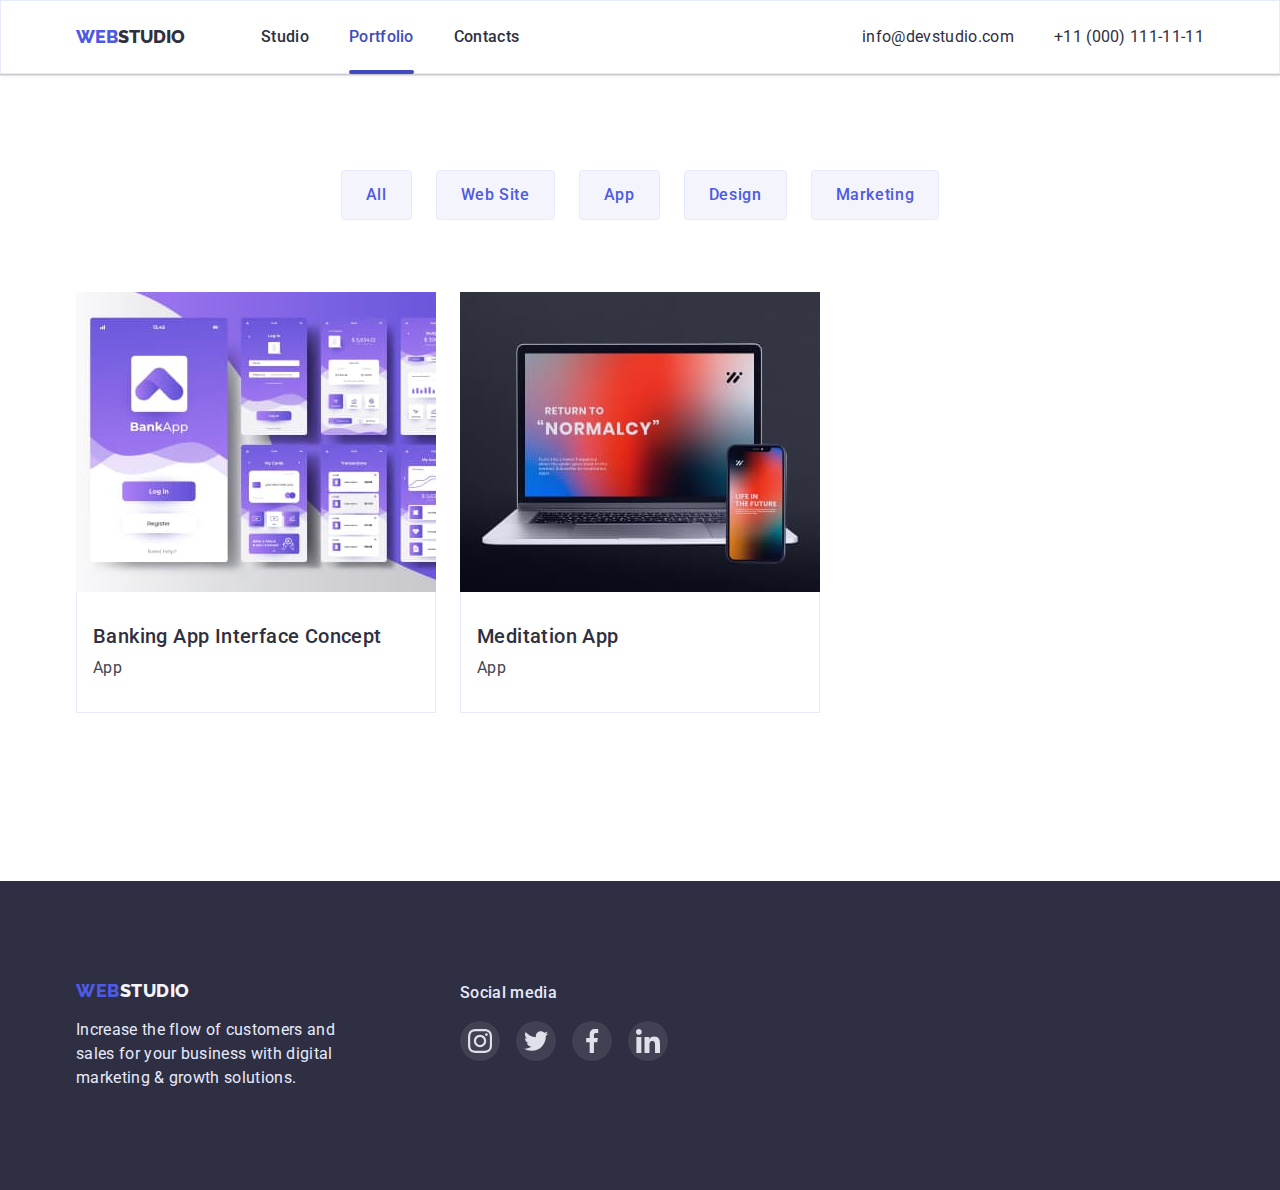
<file: app.html>
<!DOCTYPE html>
<html lang="en">

<head>
    <meta charset="UTF-8">
    <meta http-equiv="X-UA-Compatible" content="IE=edge">
    <meta name="viewport" content="width=device-width, initial-scale=1.0">
    <title>Document</title>
    <link rel="stylesheet"
        href="https://cdnjs.cloudflare.com/ajax/libs/modern-normalize/1.0.0/modern-normalize.min.css">


    <!-- fonts! -->
    <link rel="preconnect" href="https://fonts.googleapis.com">
    <link rel="preconnect" href="https://fonts.gstatic.com" crossorigin>
    <link
        href="https://fonts.googleapis.com/css2?family=Raleway:wght@800&family=Roboto:wght@100;400;500;700;900&display=swap"
        rel="stylesheet">
    <link rel="stylesheet" href="./css/styles.css">
</head>

<body>
    <header class="header">
        <div class="container header-container">
            <nav class="header-nav">
                <a href="./index.html" class="header-logo">Web<span>Studio</span></a>
                <ul class="header-ul">
                    <li class="header-item"><a class="header-link link" href="./index.html">Studio</a></li>
                    <li class="header-item"><a class="header-link active link" href="./portfolio.html">Portfolio</a>
                    </li>
                    <li class="header-item"><a class="header-link link" href="">Contacts</a></li>
                </ul>
            </nav>
            <address class="address">
                <ul class="address-list">
                    <li class="address-item"><a class="address-mail"
                            href="mailto:info@devstudio.com">info@devstudio.com</a>
                    </li>
                    <li class="address-item"><a class="address-tel" href="tel:+110001111111">+11 (000) 111-11-11</a>
                    </li>
                </ul>
            </address>
        </div>
    </header>

    <!-- Hero-->

    <main>
        <!-- Section 1-->
        <section class="portfolio">
            <div class="container pf-container">
                <h1 class="portfolio-title visually-hidden">Product`s list</h1>
                <ul class="button-list">
                    <li><a href="./portfolio.html"><button type="button" class="button-item">All</button></a> </li>
                    <li><a href="./website.html"><button type="button" class="button-item">Web Site</button></a></li>
                    <li><a href="./app.html"><button type="button" class="button-item">App</button></a></li>
                    <li><a href="./design.html"><button type="button" class="button-item">Design</button></a></li>
                    <li><a href="./marketing.html"><button type="button" class="button-item">Marketing</button></a>
                    </li>
                </ul>
                <ul class="portfolio-list">
                    <li class="portfolio-item list">
                        <a class="portfolio-anc" href="#">
                            <div class="pf-top-wrap">
                                <img class="pf-img" src="./images/pf-1.jpg" alt="Banking App Interface Concept"
                                    width="360">
                                <p class="pf-text-overlay">14 Stylish and User-Friendly App Design Concepts · Task
                                    Manager
                                    App · Calorie Tracker App
                                    · Exotic Fruit Ecommerce App ·
                                    Cloud Storage App</p>
                            </div>
                            <div class="pf-item-text">
                                <h2 class="portfolio-subtitle">Banking App Interface Concept</h2>
                                <p class="portfolio-desc">App</p>
                            </div>

                        </a>
                    </li>

                    <li class="portfolio-item list">
                        <a class="portfolio-anc" href="">
                            <div class="pf-top-wrap">
                                <img class="pf-img" src=" ./images/pf-3.jpg" alt="Meditation App" width="360">
                                <p class="pf-text-overlay">14 Stylish and User-Friendly App Design Concepts · Task
                                    Manager
                                    App · Calorie Tracker App
                                    · Exotic Fruit Ecommerce App ·
                                    Cloud Storage App</p>
                            </div>
                            <div class="pf-item-text">
                                <h2 class="portfolio-subtitle">Meditation App</h2>
                                <p class="portfolio-desc">App</p>
                            </div>
                        </a>
                    </li>

                </ul>
            </div>
        </section>
    </main>

    <footer class="footer">
        <div class="footer-container container">
            <div class="footer-container-logo">
                <a href="./index.html" class="footer-logo">Web<span>Studio</span></a>
                <p class="footer-desc">Increase the flow of customers and sales for your business with
                    digital marketing &
                    growth solutions.</p>
            </div>

            <div class="social-media">
                <p class="footer-social-title">Social media</p>
                <ul class="social-list">
                    <li class="social-item">
                        <a class="social-link" href="">
                            <svg class="social-icon" width="24" height="24">
                                <use href="./images/symbol-defs.svg#icon-instagram">
                                </use>
                            </svg>
                        </a>
                    </li>
                    <li class="social-item">
                        <a class="social-link" href="">
                            <svg class="social-icon" width="24" height="24">
                                <use href="./images/symbol-defs.svg#icon-twitter"></use>
                            </svg>
                        </a>
                    </li>
                    <li class="social-item">
                        <a class="social-link" href="">
                            <svg class="social-icon" width="24" height="24">
                                <use href="./images/symbol-defs.svg#icon-facebook"></use>
                            </svg>
                        </a>
                    </li>
                    <li class="social-item">
                        <a class="social-link" href="">
                            <svg class="social-icon" width="24" height="24">
                                <use href="./images/symbol-defs.svg#icon-linkedin"></use>
                            </svg>
                        </a>
                    </li>

                </ul>
            </div>

        </div>
    </footer>
</body>

</html>
</file>
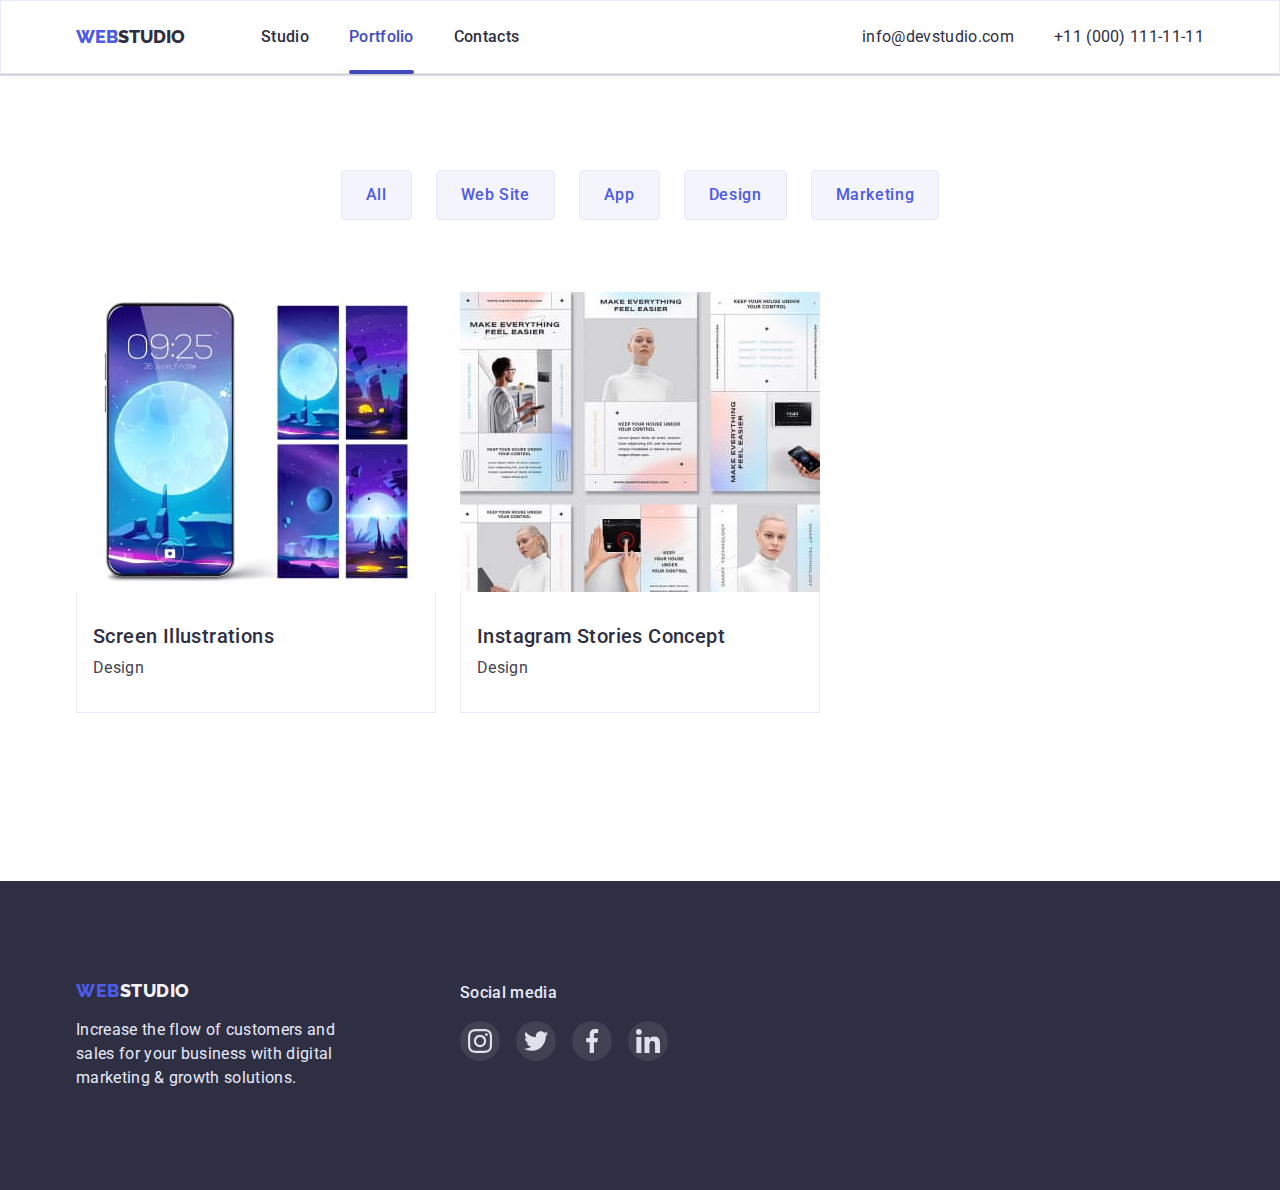
<file: design.html>
<!DOCTYPE html>
<html lang="en">

<head>
    <meta charset="UTF-8">
    <meta http-equiv="X-UA-Compatible" content="IE=edge">
    <meta name="viewport" content="width=device-width, initial-scale=1.0">
    <title>Document</title>
    <link rel="stylesheet"
        href="https://cdnjs.cloudflare.com/ajax/libs/modern-normalize/1.0.0/modern-normalize.min.css">


    <!-- fonts! -->
    <link rel="preconnect" href="https://fonts.googleapis.com">
    <link rel="preconnect" href="https://fonts.gstatic.com" crossorigin>
    <link
        href="https://fonts.googleapis.com/css2?family=Raleway:wght@800&family=Roboto:wght@100;400;500;700;900&display=swap"
        rel="stylesheet">
    <link rel="stylesheet" href="./css/styles.css">
</head>

<body>
    <header class="header">
        <div class="container header-container">
            <nav class="header-nav">
                <a href="./index.html" class="header-logo">Web<span>Studio</span></a>
                <ul class="header-ul">
                    <li class="header-item"><a class="header-link link" href="./index.html">Studio</a></li>
                    <li class="header-item"><a class="header-link active link" href="./portfolio.html">Portfolio</a>
                    </li>
                    <li class="header-item"><a class="header-link link" href="">Contacts</a></li>
                </ul>
            </nav>
            <address class="address">
                <ul class="address-list">
                    <li class="address-item"><a class="address-mail"
                            href="mailto:info@devstudio.com">info@devstudio.com</a>
                    </li>
                    <li class="address-item"><a class="address-tel" href="tel:+110001111111">+11 (000) 111-11-11</a>
                    </li>
                </ul>
            </address>
        </div>
    </header>

    <!-- Hero-->

    <main>
        <!-- Section 1-->
        <section class="portfolio">
            <div class="container pf-container">
                <h1 class="portfolio-title visually-hidden">Product`s list</h1>
                <ul class="button-list">
                    <li><a href="./portfolio.html"><button type="button" class="button-item">All</button></a> </li>
                    <li><a href="./website.html"><button type="button" class="button-item">Web Site</button></a></li>
                    <li><a href="./app.html"><button type="button" class="button-item">App</button></a></li>
                    <li><a href="./design.html"><button type="button" class="button-item">Design</button></a></li>
                    <li><a href="./marketing.html"><button type="button" class="button-item">Marketing</button></a>
                    </li>
                </ul>
                <ul class="portfolio-list">

                    <li class="portfolio-item list">
                        <a class="portfolio-anc" href="">
                            <div class="pf-top-wrap">
                                <img class="pf-img" src=" ./images/pf-5.jpg" alt="Screen Illustrations" width="360">
                                <p class="pf-text-overlay">14 Stylish and User-Friendly App Design Concepts · Task
                                    Manager
                                    App · Calorie Tracker App
                                    · Exotic Fruit Ecommerce App ·
                                    Cloud Storage App</p>
                            </div>
                            <div class="pf-item-text">
                                <h2 class="portfolio-subtitle">Screen Illustrations</h2>
                                <p class="portfolio-desc">Design</p>
                            </div>
                        </a>
                    </li>

                    <li class="portfolio-item list">
                        <a class="portfolio-anc" href="">
                            <div class="pf-top-wrap">
                                <img class="pf-img" src=" ./images/pf-7.jpg" alt="Instagram Stories Concept"
                                    width="360">
                                <p class="pf-text-overlay">14 Stylish and User-Friendly App Design Concepts · Task
                                    Manager
                                    App · Calorie Tracker App
                                    · Exotic Fruit Ecommerce App ·
                                    Cloud Storage App</p>
                            </div>
                            <div class="pf-item-text">
                                <h2 class="portfolio-subtitle">Instagram Stories Concept</h2>
                                <p class="portfolio-desc">Design</p>
                            </div>
                        </a>
                    </li>

                </ul>
            </div>
        </section>
    </main>

    <footer class="footer">
        <div class="footer-container container">
            <div class="footer-container-logo">
                <a href="./index.html" class="footer-logo">Web<span>Studio</span></a>
                <p class="footer-desc">Increase the flow of customers and sales for your business with
                    digital marketing &
                    growth solutions.</p>
            </div>

            <div class="social-media">
                <p class="footer-social-title">Social media</p>
                <ul class="social-list">
                    <li class="social-item">
                        <a class="social-link" href="">
                            <svg class="social-icon" width="24" height="24">
                                <use href="./images/symbol-defs.svg#icon-instagram">
                                </use>
                            </svg>
                        </a>
                    </li>
                    <li class="social-item">
                        <a class="social-link" href="">
                            <svg class="social-icon" width="24" height="24">
                                <use href="./images/symbol-defs.svg#icon-twitter"></use>
                            </svg>
                        </a>
                    </li>
                    <li class="social-item">
                        <a class="social-link" href="">
                            <svg class="social-icon" width="24" height="24">
                                <use href="./images/symbol-defs.svg#icon-facebook"></use>
                            </svg>
                        </a>
                    </li>
                    <li class="social-item">
                        <a class="social-link" href="">
                            <svg class="social-icon" width="24" height="24">
                                <use href="./images/symbol-defs.svg#icon-linkedin"></use>
                            </svg>
                        </a>
                    </li>

                </ul>
            </div>

        </div>
    </footer>
</body>

</html>
</file>
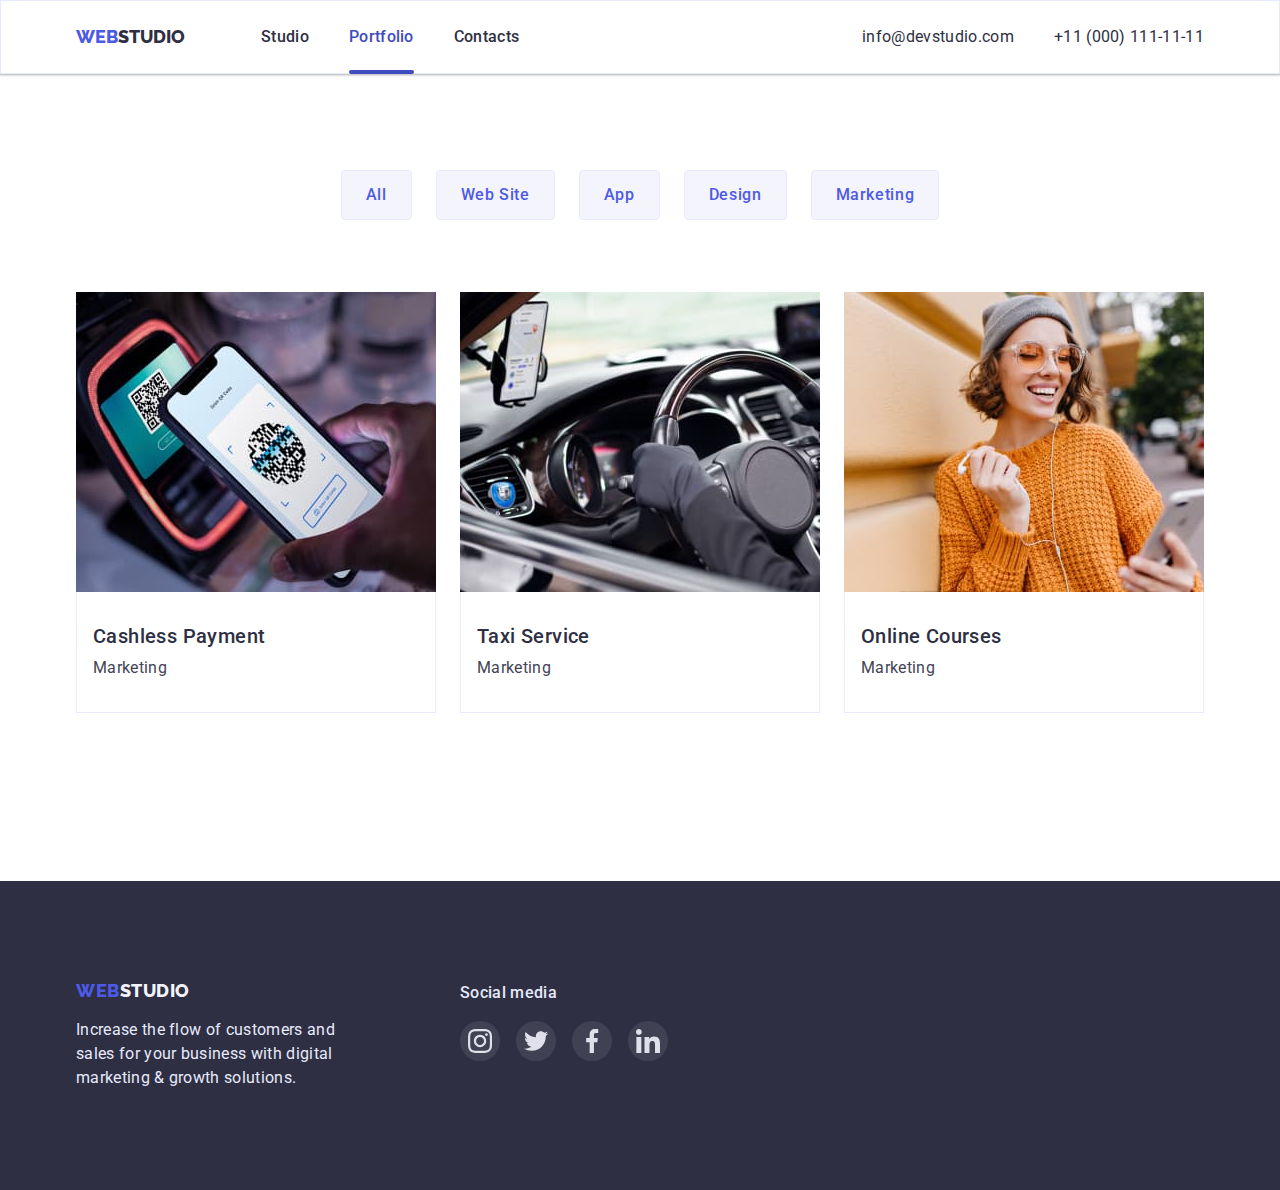
<file: marketing.html>
<!DOCTYPE html>
<html lang="en">

<head>
    <meta charset="UTF-8">
    <meta http-equiv="X-UA-Compatible" content="IE=edge">
    <meta name="viewport" content="width=device-width, initial-scale=1.0">
    <title>Document</title>
    <link rel="stylesheet"
        href="https://cdnjs.cloudflare.com/ajax/libs/modern-normalize/1.0.0/modern-normalize.min.css">


    <!-- fonts! -->
    <link rel="preconnect" href="https://fonts.googleapis.com">
    <link rel="preconnect" href="https://fonts.gstatic.com" crossorigin>
    <link
        href="https://fonts.googleapis.com/css2?family=Raleway:wght@800&family=Roboto:wght@100;400;500;700;900&display=swap"
        rel="stylesheet">
    <link rel="stylesheet" href="./css/styles.css">
</head>

<body>
    <header class="header">
        <div class="container header-container">
            <nav class="header-nav">
                <a href="./index.html" class="header-logo">Web<span>Studio</span></a>
                <ul class="header-ul">
                    <li class="header-item"><a class="header-link link" href="./index.html">Studio</a></li>
                    <li class="header-item"><a class="header-link active link" href="./portfolio.html">Portfolio</a>
                    </li>
                    <li class="header-item"><a class="header-link link" href="">Contacts</a></li>
                </ul>
            </nav>
            <address class="address">
                <ul class="address-list">
                    <li class="address-item"><a class="address-mail"
                            href="mailto:info@devstudio.com">info@devstudio.com</a>
                    </li>
                    <li class="address-item"><a class="address-tel" href="tel:+110001111111">+11 (000) 111-11-11</a>
                    </li>
                </ul>
            </address>
        </div>
    </header>

    <!-- Hero-->

    <main>
        <!-- Section 1-->
        <section class="portfolio">
            <div class="container pf-container">
                <h1 class="portfolio-title visually-hidden">Product`s list</h1>
                <ul class="button-list">
                    <li><a href="./portfolio.html"><button type="button" class="button-item">All</button></a> </li>
                    <li><a href="./website.html"><button type="button" class="button-item">Web Site</button></a></li>
                    <li><a href="./app.html"><button type="button" class="button-item">App</button></a></li>
                    <li><a href="./design.html"><button type="button" class="button-item">Design</button></a></li>
                    <li><a href="./marketing.html"><button type="button" class="button-item">Marketing</button></a>
                    </li>
                </ul>
                <ul class="portfolio-list">

                    <li class="portfolio-item list">
                        <a class="portfolio-anc" href="">
                            <div class="pf-top-wrap">
                                <img class="pf-img" src=" ./images/pf-2.jpg" alt="Cashless Payment" width="360">
                                <p class="pf-text-overlay">14 Stylish and User-Friendly App Design Concepts · Task
                                    Manager
                                    App · Calorie Tracker App
                                    · Exotic Fruit Ecommerce App ·
                                    Cloud Storage App</p>
                            </div>
                            <div class="pf-item-text">
                                <h2 class="portfolio-subtitle">Cashless Payment</h2>
                                <p class="portfolio-desc">Marketing</p>
                            </div>
                        </a>
                    </li>

                    <li class="portfolio-item list">
                        <a class="portfolio-anc" href="">
                            <div class="pf-top-wrap">
                                <img class="pf-img" src=" ./images/pf-4.jpg" alt="Taxi Service" width="360">
                                <p class="pf-text-overlay">14 Stylish and User-Friendly App Design Concepts · Task
                                    Manager
                                    App · Calorie Tracker App
                                    · Exotic Fruit Ecommerce App ·
                                    Cloud Storage App</p>
                            </div>
                            <div class="pf-item-text">
                                <h2 class="portfolio-subtitle">Taxi Service</h2>
                                <p class="portfolio-desc">Marketing</p>
                            </div>
                        </a>
                    </li>

                    <li class="portfolio-item list">
                        <a class="portfolio-anc" href="">
                            <div class="pf-top-wrap">
                                <img class="pf-img" src=" ./images/pf-6.jpg" alt="Online Courses" width="360">
                                <p class="pf-text-overlay">14 Stylish and User-Friendly App Design Concepts · Task
                                    Manager
                                    App · Calorie Tracker App
                                    · Exotic Fruit Ecommerce App ·
                                    Cloud Storage App</p>
                            </div>
                            <div class="pf-item-text">
                                <h2 class="portfolio-subtitle">Online Courses</h2>
                                <p class="portfolio-desc">Marketing</p>
                            </div>
                        </a>
                    </li>

                </ul>
            </div>
        </section>
    </main>

    <footer class="footer">
        <div class="footer-container container">
            <div class="footer-container-logo">
                <a href="./index.html" class="footer-logo">Web<span>Studio</span></a>
                <p class="footer-desc">Increase the flow of customers and sales for your business with
                    digital marketing &
                    growth solutions.</p>
            </div>

            <div class="social-media">
                <p class="footer-social-title">Social media</p>
                <ul class="social-list">
                    <li class="social-item">
                        <a class="social-link" href="">
                            <svg class="social-icon" width="24" height="24">
                                <use href="./images/symbol-defs.svg#icon-instagram">
                                </use>
                            </svg>
                        </a>
                    </li>
                    <li class="social-item">
                        <a class="social-link" href="">
                            <svg class="social-icon" width="24" height="24">
                                <use href="./images/symbol-defs.svg#icon-twitter"></use>
                            </svg>
                        </a>
                    </li>
                    <li class="social-item">
                        <a class="social-link" href="">
                            <svg class="social-icon" width="24" height="24">
                                <use href="./images/symbol-defs.svg#icon-facebook"></use>
                            </svg>
                        </a>
                    </li>
                    <li class="social-item">
                        <a class="social-link" href="">
                            <svg class="social-icon" width="24" height="24">
                                <use href="./images/symbol-defs.svg#icon-linkedin"></use>
                            </svg>
                        </a>
                    </li>

                </ul>
            </div>

        </div>
    </footer>
</body>

</html>
</file>
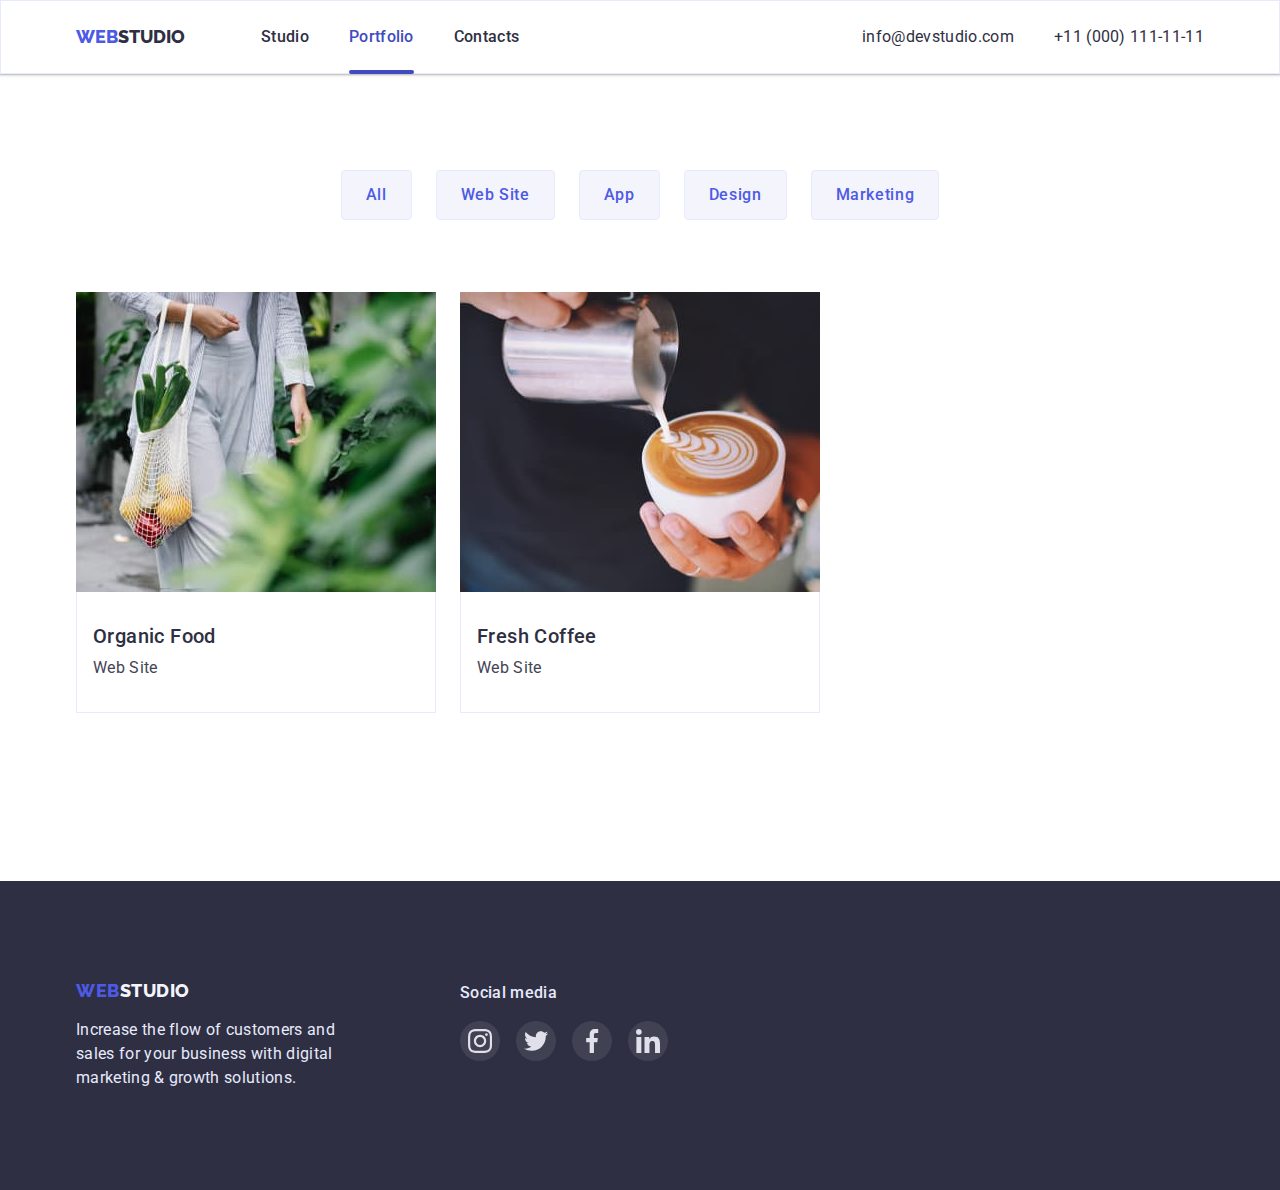
<file: website.html>
<!DOCTYPE html>
<html lang="en">

<head>
    <meta charset="UTF-8">
    <meta http-equiv="X-UA-Compatible" content="IE=edge">
    <meta name="viewport" content="width=device-width, initial-scale=1.0">
    <title>Document</title>
    <link rel="stylesheet"
        href="https://cdnjs.cloudflare.com/ajax/libs/modern-normalize/1.0.0/modern-normalize.min.css">


    <!-- fonts! -->
    <link rel="preconnect" href="https://fonts.googleapis.com">
    <link rel="preconnect" href="https://fonts.gstatic.com" crossorigin>
    <link
        href="https://fonts.googleapis.com/css2?family=Raleway:wght@800&family=Roboto:wght@100;400;500;700;900&display=swap"
        rel="stylesheet">
    <link rel="stylesheet" href="./css/styles.css">
</head>

<body>
    <header class="header">
        <div class="container header-container">
            <nav class="header-nav">
                <a href="./index.html" class="header-logo">Web<span>Studio</span></a>
                <ul class="header-ul">
                    <li class="header-item"><a class="header-link link" href="./index.html">Studio</a></li>
                    <li class="header-item"><a class="header-link active link" href="./portfolio.html">Portfolio</a>
                    </li>
                    <li class="header-item"><a class="header-link link" href="">Contacts</a></li>
                </ul>
            </nav>
            <address class="address">
                <ul class="address-list">
                    <li class="address-item"><a class="address-mail"
                            href="mailto:info@devstudio.com">info@devstudio.com</a>
                    </li>
                    <li class="address-item"><a class="address-tel" href="tel:+110001111111">+11 (000) 111-11-11</a>
                    </li>
                </ul>
            </address>
        </div>
    </header>

    <!-- Hero-->

    <main>
        <!-- Section 1-->
        <section class="portfolio">
            <div class="container pf-container">
                <h1 class="portfolio-title visually-hidden">Product`s list</h1>
                <ul class="button-list">
                    <li><a href="./portfolio.html"><button type="button" class="button-item">All</button></a> </li>
                    <li><a href="./website.html"><button type="button" class="button-item">Web Site</button></a></li>
                    <li><a href="./app.html"><button type="button" class="button-item">App</button></a></li>
                    <li><a href="./design.html"><button type="button" class="button-item">Design</button></a></li>
                    <li><a href="./marketing.html"><button type="button" class="button-item">Marketing</button></a>
                    </li>
                </ul>
                <ul class="portfolio-list">



                    <li class="portfolio-item list">
                        <a class="portfolio-anc" href="">
                            <div class="pf-top-wrap">
                                <img class="pf-img" src=" ./images/pf-8.jpg" alt="Organic Food" width="360">
                                <p class="pf-text-overlay">14 Stylish and User-Friendly App Design Concepts · Task
                                    Manager
                                    App · Calorie Tracker App
                                    · Exotic Fruit Ecommerce App ·
                                    Cloud Storage App</p>
                            </div>
                            <div class="pf-item-text">
                                <h2 class="portfolio-subtitle">Organic Food</h2>
                                <p class="portfolio-desc">Web Site</p>
                            </div>
                        </a>
                    </li>
                    <li class="portfolio-item list">
                        <a class="portfolio-anc" href="">
                            <div class="pf-top-wrap">
                                <img class="pf-img" src=" ./images/pf-9.jpg" alt="Fresh Coffee" width="360">
                                <p class="pf-text-overlay">14 Stylish and User-Friendly App Design Concepts · Task
                                    Manager
                                    App · Calorie Tracker App
                                    · Exotic Fruit Ecommerce App ·
                                    Cloud Storage App</p>
                            </div>
                            <div class="pf-item-text">
                                <h2 class="portfolio-subtitle">Fresh Coffee</h2>
                                <p class="portfolio-desc">Web Site</p>
                            </div>
                        </a>
                    </li>
                </ul>
            </div>
        </section>
    </main>

    <footer class="footer">
        <div class="footer-container container">
            <div class="footer-container-logo">
                <a href="./index.html" class="footer-logo">Web<span>Studio</span></a>
                <p class="footer-desc">Increase the flow of customers and sales for your business with
                    digital marketing &
                    growth solutions.</p>
            </div>

            <div class="social-media">
                <p class="footer-social-title">Social media</p>
                <ul class="social-list">
                    <li class="social-item">
                        <a class="social-link" href="">
                            <svg class="social-icon" width="24" height="24">
                                <use href="./images/symbol-defs.svg#icon-instagram">
                                </use>
                            </svg>
                        </a>
                    </li>
                    <li class="social-item">
                        <a class="social-link" href="">
                            <svg class="social-icon" width="24" height="24">
                                <use href="./images/symbol-defs.svg#icon-twitter"></use>
                            </svg>
                        </a>
                    </li>
                    <li class="social-item">
                        <a class="social-link" href="">
                            <svg class="social-icon" width="24" height="24">
                                <use href="./images/symbol-defs.svg#icon-facebook"></use>
                            </svg>
                        </a>
                    </li>
                    <li class="social-item">
                        <a class="social-link" href="">
                            <svg class="social-icon" width="24" height="24">
                                <use href="./images/symbol-defs.svg#icon-linkedin"></use>
                            </svg>
                        </a>
                    </li>

                </ul>
            </div>

        </div>
    </footer>
</body>

</html>
</file>
<file: css/styles.css>
:root {
  --main-title-color: #fff;
  --secondary-title-color: #2e2f42;
  --primary-brand-color: #4d5ae5;
  --pressed-state-color: #404bbf;
  --success-color: #31d0aa;
  --text-color: #434455;
  --subtle-text-color: #8e8f99;
  --accent-color: #e7e9fc;
  --light-color: #f4f4fd;
  --modal-overlay-color: #2e2f42 40 %;
  --hero-background-color: #2e2f42 70 %;
}
body {
  font-family: 'Roboto', sans-serif;
  background-color: var(--main-title-color);
  color: var(--secondary-title-color);
  margin: 0;
}
h1,
h2,
h3,
p {
  margin: 0;
  padding: 0;
}
ul {
  list-style: none;
  font-style: normal;
  margin: 0;
  padding: 0;
}
a {
  text-decoration: none;
}
.list {
  list-style: none;
  background-color: var(--main-title-color);
}

.visually-hidden {
  position: absolute;
  white-space: nowrap;
  width: 1px;
  height: 1px;
  overflow: hidden;
  border: 0;
  padding: 0;
  clip: rect(0 0 0 0);
  clip-path: inset(50%);
  margin: -1px;
}
.container {
  max-width: 1158px;
  padding: 0px 15px;
  margin: 0px auto;
}
@media screen and (min-width: 768px) and (max-width: 1199px) {
  .header-ul {
    margin: 0px;
  }
  .container {
    max-width: 768px;
  }
}
img {
  display: block;
  height: auto;
}
/* -----------------------header-------------------------- */
.header {
  border: 1px solid var(--accent-color);
  padding-top: 24px;
  padding-bottom: 24px;
  margin: 0px;

  box-shadow: 0px 2px 1px rgba(46, 47, 66, 0.08),
    0px 1px 1px rgba(46, 47, 66, 0.16), 0px 1px 6px rgba(46, 47, 66, 0.08);
}
@media screen and (min-width: 768px) and (max-width: 1199px) {
  .header {
    padding-top: 16px;
    padding-bottom: 16px;
  }
}
.header-container {
  display: flex;
  align-items: center;
}
.header-nav {
  display: flex;
  align-items: center;
}
.wide-container {
  display: flex;
  width: 100%;
  justify-content: space-between;
}
.header-ul {
  display: flex;
  align-items: center;
  gap: 40px;
  margin: 0px;
  padding: 0px;
}

.header-logo {
  font-family: 'Raleway';
  font-weight: 800;
  font-size: 18px;
  text-transform: uppercase;
  line-height: 1.33;
  /* NAVY BLUE */
  color: var(--primary-brand-color);
  margin-right: 76px;
}
@media screen and (min-width: 768px) and (max-width: 1199px) {
  .header-logo {
    margin-right: 120px;
  }
}

.header-logo > span {
  color: var(--secondary-title-color);
}

.header-link {
  font-family: 'Roboto';
  font-weight: 500;
  font-size: 16px;
  line-height: 1.5;
  letter-spacing: 0.02em;
  color: var(--secondary-title-color);
  position: relative;
  transition: color 250ms cubic-bezier(0.4, 0, 0.2, 1);
}

.header-link.active::after {
  content: '';
  width: 100%;
  height: 4px;
  border-radius: 2px;
  color: var(--pressed-state-color);
  background-color: var(--pressed-state-color);
  position: absolute;
  left: 0px;
  bottom: -28px;
}

.header-ul > .header-link.active:active {
  color: var(--pressed-state-color);
}
address {
  font-size: 16px;
  font-weight: 400;
  line-height: 1.5;
  letter-spacing: 0.02em;
  margin: 0px 0px 0px auto;
  color: var(--secondary-title-color);
}
/* .address-cont {
  display: flex;
  outline: 1px red solid;
  padding: 0px;
  gap: 40px;
  margin: 0px 0px 0px auto;
} */

.address-list {
  display: flex;
  padding: 0px;
  gap: 40px;
}
@media screen and (min-width: 768px) and (max-width: 1199px) {
  .address-list {
    font-size: 12px;
    line-height: 1.11;
    letter-spacing: 0.04em;
    flex-direction: column;
    gap: 12px;
    padding: 0px;
    margin-right: 0px;
  }
}

.address-mail {
  color: var(--secondary-title-color);
  transition: color 250ms cubic-bezier(0.4, 0, 0.2, 1);
}

.address-tel {
  color: var(--secondary-title-color);
  transition: color 250ms cubic-bezier(0.4, 0, 0.2, 1);
}

.active {
  color: var(--pressed-state-color);
}

.header-link:hover,
.header-link:focus,
.address-mail:hover,
.address-mail:focus,
.address-tel:hover,
.address-tel:focus {
  color: var(--pressed-state-color);
}

/* -----------------------------------hero-------------------------- */

.hero {
  max-width: 1440px;
  padding-top: 188px;
  padding-bottom: 188px;
  margin: 0px auto;
  /* background-color: var(--secondary-title-color); */
  background-image: linear-gradient(
      rgba(46, 47, 66, 0.7),
      rgba(46, 47, 66, 0.7)
    ),
    url('../images/desk-bg.jpg');
  background-repeat: no-repeat;
  background-position: center;
  background-size: cover;
}

@media screen and (min-device-pixel-ratio: 1) and (max-width: 428px),
  screen and (max-width: 428px) and (min-resolution: 96dpi),
  screen and (max-width: 428px) and (min-resolution: 1dppx) {
  .hero {
    width: 100%;
    height: 100%;
    padding-top: 112px;
    padding-bottom: 112px;

    background-image: linear-gradient(
        rgba(46, 47, 66, 0.7),
        rgba(46, 47, 66, 0.7)
      ),
      url('../images/mobile-bg.jpg');
  }
}
@media screen and (min-width: 768px) and (max-width: 1199px) {
  .hero {
    padding-top: 112px;
    padding-bottom: 112px;
  }
}
@media screen and (min-device-pixel-ratio: 2) and (max-width: 428px),
  screen and (max-width: 428px) and (min-resolution: 192dpi),
  screen and (max-width: 428px) and (min-resolution: 2dppx) {
  .hero {
    background-image: linear-gradient(
        rgba(46, 47, 66, 0.7),
        rgba(46, 47, 66, 0.7)
      ),
      url('../images/mobile-bg@2x.jpg');
  }
}
@media screen and (min-device-pixel-ratio: 3) and (max-width: 428px),
  screen and (max-width: 428px) and (min-resolution: 288dpi),
  screen and (max-width: 428px) and (min-resolution: 3dppx) {
  .hero {
    background-image: linear-gradient(
        rgba(46, 47, 66, 0.7),
        rgba(46, 47, 66, 0.7)
      ),
      url('../images/mobile-bg@3x.jpg');
  }
}

.hero-title {
  font-size: 56px;
  line-height: 1.07;
  letter-spacing: 0.02em;
  color: var(--main-title-color);
  display: block;
  text-align: center;
  margin: 0px auto;
  max-width: 496px;
}

.hero-button {
  font-family: 'Roboto';
  font-weight: 500;
  font-size: 16px;
  line-height: 1.5;
  letter-spacing: 0.04em;

  align-self: center;
  cursor: pointer;
  min-width: 169px;
  border: 0;
  box-shadow: 0px 4px 4px rgba(0, 0, 0, 0.15);
  border-radius: 4px;
  color: var(--main-title-color);
  background-color: var(--primary-brand-color);

  display: block;
  padding: 16px 32px;
  margin: 48px auto 0;
  transition: background-color 250ms cubic-bezier(0.4, 0, 0.2, 1),
    box-shadow 250ms cubic-bezier(0.4, 0, 0.2, 1);
}
@media screen and (min-width: 768px) and (max-width: 1199px) {
  .hero-button {
    margin: 36px auto 0;
  }
}
.hero-button:hover,
.hero-button:focus {
  background-color: var(--pressed-state-color);
  box-shadow: 0px 4px 4px rgba(0, 0, 0, 0.15);
}

.backdrop {
  width: 100%;
  height: 100%;
  background-color: rgba(46, 47, 66, 0.4);
  position: fixed;
  top: 0;
  left: 0;
  transition: visibility 250ms cubic-bezier(0.4, 0, 0.2, 1),
    opacity 250ms cubic-bezier(0.4, 0, 0.2, 1);
}

.modal {
  width: 408px;
  min-height: 576px;
  background-color: #fcfcfc;
  box-shadow: 0px 1px 1px rgba(0, 0, 0, 0.14), 0px 1px 3px rgba(0, 0, 0, 0.12),
    0px 2px 1px rgba(0, 0, 0, 0.2);
  border-radius: 4px;
  padding: 24px;
  position: absolute;
  top: 50%;
  left: 50%;
  transform: translate(-50%, -50%) scale(1);
  transition: transform 0.35s linear;
  overflow: auto;
  transition: transform 250ms cubic-bezier(0.4, 0, 0.2, 1);
}
.x-button {
  display: flex;
  justify-content: center;
  align-items: center;
  margin-left: auto;
  width: 24px;
  height: 24px;
  border-radius: 50%;
  border: 1px solid rgba(0, 0, 0, 0.1);
  margin-bottom: 24px;

  background-color: var(--accent-color);
  color: var(--secondary-title-color);
  cursor: pointer;
  transition: color 250ms cubic-bezier(0.4, 0, 0.2, 1),
    background-color 250ms cubic-bezier(0.4, 0, 0.2, 1),
    border-color 250ms cubic-bezier(0.4, 0, 0.2, 1);
}

.x-icon {
  fill: currentColor;
}

.is-hidden {
  opacity: 0;
  visibility: hidden;
  pointer-events: none;
}

.backdrop.is-hidden .modal {
  transform: translate(-50%, -50%) scale(0);
}
.x-button:hover,
.x-button:focus {
  color: var(--main-title-color);
  background-color: var(--pressed-state-color);
  border-color: (--pressed-state-color);
}
.x-button > .x-icon:hover,
.x-button > .x-icon::focus {
  fill: var(--main-title-color);
}
/* --                              Adv                       -- */

.advantages {
  padding: 120px 0px;
}

@media screen and (min-width: 768px) and (max-width: 1199px) {
  .advantages {
    padding: 96px 0px;
  }
}
.adv-icon {
  display: flex;
  align-items: center;
  justify-content: center;
  max-width: 264px;
  height: 112px;
  background-color: var(--light-color);
  border-radius: 4px;
  padding: 0;
  margin: 0;
}
@media screen and (max-width: 1199px) {
  .adv-icon {
    display: none;
  }
}
.advantages-item {
  font-weight: 500;
  font-size: 20px;
  line-height: 1.2;
  letter-spacing: 0.02em;

  color: var(--secondary-title-color);
  margin-top: 8px;
  margin-bottom: 12px;
  padding: 0px;
}
@media screen and (max-width: 1199px) {
  .advantages-item {
    font-weight: 700;
    font-size: 36px;
    line-height: 1.11;
    text-align: left;
    margin-top: 0px;
    margin-bottom: 8px;
  }
  .advantages-desc {
    font-weight: 500;
  }
}
.advantages-desc {
  font-weight: 400;
  font-size: 16px;
  line-height: 1.5;
  letter-spacing: 0.02em;
  /* SLATE */
  color: var(--text-color);
  margin: 0px;
  padding: 0px;
}
.advlist-item {
  width: 264px;
  margin-right: 24px;
}
.advan-list {
  display: flex;
}
@media screen and (max-width: 1199px) {
  .advlist-item {
    width: 356px;
    margin-right: 0px;
  }
  .advan-list {
    display: flex;
    justify-content: center;
    flex-wrap: wrap;
    gap: 72px 24px;
    margin: 0;
  }
}
.advlist-item:last-child {
  margin-right: 0px;
}

/* --                 product                   -- */
.product-container {
  margin-top: 0px;
  padding-bottom: 120px;
}
@media screen and (max-width: 1199px) {
  .product-container {
    display: none;
  }
}
.product {
  font-size: 36px;
  line-height: 1.11;
  letter-spacing: 0.02em;
  text-transform: capitalize;
  /* NAVY BLUE */
  color: var(--secondary-title-color);

  text-align: center;
  align-items: center;
  margin-top: 0px;
  margin-bottom: 72px;
}
.product-list {
  display: flex;
  gap: 24px;
}
.product-item {
  display: block;
  max-width: 100%;
  height: auto;
}
/* ------------------     team        -------------- */

.ourteam {
  background-color: var(--light-color);
  width: 100%;
  padding-top: 120px;
  padding-bottom: 120px;
}
@media screen and (max-width: 1199px) {
  .ourteam {
    padding-top: 96px;
    padding-bottom: 96px;
  }
}
.team-list-member {
  background-color: var(--main-title-color);
  box-shadow: 0px 1px 6px rgba(46, 47, 66, 0.08),
    0px 1px 1px rgba(46, 47, 66, 0.16), 0px 2px 1px rgba(46, 47, 66, 0.08);
  border-radius: 0px 0px 4px 4px;
  width: calc((100% - 3 * 24px) / 4);
}
@media screen and (max-width: 1199px) {
  .team-list-member {
    width: 264px;
  }
}
.team-list-member:last-child {
  margin-bottom: 0px;
}

.team {
  display: block;
  width: 100%;
  font-size: 36px;
  line-height: 1.11;
  /* identical to box height, or 111% */
  letter-spacing: 0.02em;
  text-transform: capitalize;
  /* NAVY BLUE */
  color: var(--secondary-title-color);

  text-align: center;
  padding: 0px;
  margin: 0px auto 72px;
}

.team-list {
  display: flex;
  justify-content: center;
  align-items: center;
  gap: 64px 24px;
}
@media screen and (max-width: 1199px) {
  .team-list {
    width: 100%;
    flex-wrap: wrap;
  }
}
.team-item-text {
  margin: 0;
  padding: 32px 16px;
}

.team-member {
  font-weight: 500;
  font-size: 20px;
  line-height: 1.2;
  /* identical to box height, or 120% */
  letter-spacing: 0.02em;

  color: var(--secondary-title-color);
  text-align: center;
  margin: 0px auto;
  padding: 0;
}

.team-position {
  font-size: 16px;
  line-height: 1.5;
  letter-spacing: 0.02em;
  color: var(--text-color);
  text-align: center;
  margin: 8px auto 0px;
  padding: 0;
}

/* -------------------------social-links--------------------------- */
.team-social {
  height: 10px;
  padding: 0;
  margin: 0;
}

.team-social-list {
  display: flex;
  gap: 24px;
  list-style: none;
  margin-top: 8px;
}

.team-social-item {
  transition: background-color 250ms cubic-bezier(0.4, 0, 0.2, 1);
  border-radius: 50%;
}
.team-social-link {
  display: flex;
  justify-content: center;
  align-items: center;
  width: 40px;
  height: 40px;
  background-color: var(--primary-brand-color);
  border-radius: 50%;
  transition: background-color 250ms cubic-bezier(0.4, 0, 0.2, 1);
}

.team-social-link:hover,
.team-social-link:focus,
.team-social-item:hover,
.team-social-item:focus {
  background-color: var(--pressed-state-color);
  border-radius: 50%;
}
/* ---------------CUSTOMERS----------------------------- */

.customers-container {
  max-width: 1158px;
  background-color: var(--main-title-color);
}
.customers-section {
  width: 100%;
  padding-top: 120px;
  padding-bottom: 120px;
}

.customers {
  font-size: 36px;
  line-height: 1.11;
  letter-spacing: 0.02em;
  text-transform: capitalize;
  /* NAVY BLUE */
  color: var(--secondary-title-color);
  text-align: center;
  margin-bottom: 72px;
}

.customers-list {
  display: flex;
  justify-content: center;
  gap: 24px;
}
.customers-item {
  width: 168px;
}

@media screen and (min-width: 768px) and (max-width: 1199px) {
  .customers-container {
    background-color: var(--main-title-color);
  }
  .customers-section {
    padding: 96px auto;
  }
  .customers-list {
    width: 582px;
    margin: 0px auto;
    flex-wrap: wrap;
    gap: 72px 24px;
  }
  .customers-item {
    width: 168px;
  }
}

.customers-list > [href] {
  width: 100%;
  height: 100%;
}

.customers-anc {
  display: flex;
  align-items: center;
  justify-content: center;
  width: 100%;
  height: 88px;
  border: 1px solid #8e8f99;
  border-radius: 4px;
  fill: #8e8f99;
  transition: fill 250ms cubic-bezier(0.4, 0, 0.2, 1),
    border-color 250ms cubic-bezier(0.4, 0, 0.2, 1);
}

.customers-icon {
  display: block;
  width: 104px;
  height: 56px;
}

.customers-anc:hover,
.customers-anc:focus {
  border-color: var(--pressed-state-color);
  fill: var(--pressed-state-color);
}

/* --                       footer                         -- */
.footer {
  background-color: var(--secondary-title-color);
  width: 100%;
  padding: 100px 0px;
  margin: 0px;
}

.footer-container {
  display: flex;
  justify-content: flex-start;
  max-width: 1158px;
}
@media screen and (min-width: 768px) and (max-width: 1199px) {
  .footer-container {
    max-width: 582px;
  }
}
.footer-logo {
  display: inline-block;
  font-family: 'Raleway';
  font-weight: 800;
  font-size: 18px;
  line-height: calc (21 / 18);
  letter-spacing: 0.03em;
  text-transform: uppercase;
  color: var(--primary-brand-color);
  padding-right: 0px;
  margin: 0px;
}

.footer-logo > span {
  color: var(--light-color);
}
.footer-container-logo {
  display: block;
  max-width: 700px;
  padding: 0;
  margin-right: 120px;
}
@media screen and (min-width: 768px) and (max-width: 1199px) {
  .footer-container-logo {
    display: block;
    margin: 0px 24px 72px 0px;
  }
  .footer-desc {
    margin-top: 7.5px;
  }
}

.social-media {
  display: block;
  margin: 0px;
  padding: 0;
}

.footer-desc {
  font-weight: 400;
  font-size: 16px;
  line-height: 1.5;
  letter-spacing: 0.02em;
  color: var(--accent-color);
  margin: 16px 0px 0px 0px;
  padding: 0px;
  max-width: 264px;
}

.footer-social-title {
  font-size: 16px;
  line-height: 1.5;
  font-weight: 500;
  letter-spacing: 0.02em;
  color: var(--accent-color);
  margin: 0px 0px 16px 0px;
  padding: 0px;
}

.form-box {
  margin-left: auto;
}
@media screen and (min-width: 768px) and (max-width: 1199px) {
  .form-box {
    margin-left: 0px;
  }
}
.form-footer {
  display: flex;

  padding: 0px;
  margin: 0px;
  align-items: center;
}
.subs-title {
  display: block;
  font-weight: 500;
  font-family: inherit;
  font-size: 16px;
  line-height: 1.5;
  letter-spacing: 0.04em;
  text-align: left;
  color: var(--main-title-color);
  margin-bottom: 16px;
}

.email-foot {
  font-size: 12px;
  line-height: 2;

  width: 264px;
  height: 40px;
  padding-left: 16px;
  background-color: var(--secondary-title-color);
  color: var(--main-title-color);
  border: 1px solid #ffffff;
  border-radius: 4px;
  outline: none;
  transition: border-color 250ms cubic-bezier(0.4, 0, 0.2, 1);
}

.email-foot:hover,
.email-foot:focus {
  border-color: var(--primary-brand-color);
}
.email-foot::placeholder {
  font-size: 12px;
  line-height: 2;
  letter-spacing: 0.04em;
  color: var(--main-title-color);
}

.subscribe-but {
  width: 165px;
  height: 40px;
  font-weight: 500;
  font-size: 16px;
  line-height: 1.5;
  letter-spacing: 0.04em;

  background-color: var(--primary-brand-color);
  color: var(--main-title-color);
  padding: 8px auto 8px 24px;

  border: none;
  border-radius: 4px;
  margin-left: 24px;
  cursor: pointer;
  outline: none;

  transition: background-color 250ms cubic-bezier(0.4, 0, 0.2, 1),
    box-shadow 250ms cubic-bezier(0.4, 0, 0.2, 1);
}

.icon-send {
  fill: var(--main-title-color);
  margin-bottom: -4px;
  margin-left: 16px;
}
.subscribe-but:hover,
.subscribe-but:focus {
  background-color: var(--pressed-state-color);
  box-shadow: 0px 4px 4px rgba(0, 0, 0, 0.15);
}
/* -------------------------social-links--------------------------- */
.social {
  height: 40px;
  margin: auto 0px;
}
.social-list {
  display: flex;
  gap: 16px;
  list-style: none;
}

.social-link {
  display: flex;
  justify-content: center;
  align-items: center;
  width: 40px;
  height: 40px;
  margin: auto 0px;

  background-color: rgba(255, 255, 255, 0.1);
  opacity: 0.9;
  border-radius: 50%;
  transition: background-color 250ms cubic-bezier(0.4, 0, 0.2, 1);
}
.social-item {
  border-radius: 50%;
  transition: background-color 250ms cubic-bezier(0.4, 0, 0.2, 1);
}

.social-link:hover,
.social-link:focus,
.social-item:hover,
.social-item:focus {
  background-color: var(--success-color);
}

/* ---------------------portfolio ---------------------------*/
.portfolio {
  padding-top: 96px;
  padding-bottom: 120px;
}

.button-list,
.header-ul,
.header-address {
  text-decoration: none;
  list-style-type: none;
}
.button-list {
  display: flex;
  justify-content: center;
  align-items: center;

  gap: 24px;
  margin: 0px auto 72px;
}

.button-item {
  font-family: inherit;
  font-weight: 500;
  font-size: 16px;
  line-height: 1.5;
  letter-spacing: 0.04em;
  align-self: center;
  align-items: center;
  padding: 12px 24px;

  border-radius: 4px;
  border: 1px solid var(--accent-color);
  color: var(--primary-brand-color);
  background: var(--light-color);
  cursor: pointer;
  transition: color 250ms cubic-bezier(0.4, 0, 0.2, 1),
    background-color 250ms cubic-bezier(0.4, 0, 0.2, 1),
    border-color 250ms cubic-bezier(0.4, 0, 0.2, 1),
    box-shadow 250ms cubic-bezier(0.4, 0, 0.2, 1);
}

.button-list .button-item:hover,
.button-list .button-item:focus {
  color: var(--main-title-color);
  background-color: var(--pressed-state-color);
  border-color: var(--pressed-state-color);
  box-shadow: 0px 3px 1px rgba(0, 0, 0, 0.1), 0px 2px 1px rgba(0, 0, 0, 0.08),
    0px 2px 2px rgba(0, 0, 0, 0.12);
}
.portfolio-list {
  display: flex;
  flex-wrap: wrap;
  gap: 48px 24px;
}

.pf-item-text {
  padding: 32px 16px;
  border-right: 1px solid var(--accent-color);
  border-bottom: 1px solid var(--accent-color);
  border-left: 1px solid var(--accent-color);
  overflow: hidden;
}

.portfolio-subtitle {
  font-weight: 500;
  font-size: 20px;
  line-height: 1.2;
  letter-spacing: 0.02em;
  /* NAVY BLUE */
  color: var(--secondary-title-color);
}

.portfolio-desc {
  font-size: 16px;
  line-height: 1.5;
  letter-spacing: 0.02em;
  /* SLATE */
  color: var(--text-color);
  padding: 0;
  margin-top: 8px;
}

.pf-text-overlay {
  font-family: 'Roboto';
  font-style: normal;
  font-weight: 400;
  font-size: 16px;
  line-height: 24px;
  letter-spacing: 0.02em;

  width: 100%;
  height: 300px;
  background-color: var(--primary-brand-color);

  color: var(--light-color);
  padding: 40px 32px 40px;
  position: absolute;
  top: 0;
  left: 0;
  transform: translateY(+100%);
  opacity: 0;
  overflow: auto;

  transition: transform 250ms cubic-bezier(0.4, 0, 0.2, 1),
    opacity 250ms cubic-bezier(0.4, 0, 0.2, 1);
}
.pf-top-wrap {
  position: relative;
  overflow: hidden;
}

.portfolio-anc:hover .pf-text-overlay,
.portfolio-anc:focus .pf-text-overlay {
  transform: translateY(0%);
  opacity: 1;
}

.portfolio-item {
  width: calc((100% - 2 * 24px) / 3);
}

.portfolio-item:nth-child(3n + 3) {
  margin-right: 0px;
}
.portfolio-item:nth-last-child(-n + 3) {
  margin-bottom: 0px;
}

.portfolio-item:nth-child(3n + 3) {
  margin-right: auto;
}

.portfolio-item:nth-last-child(-n + 3) {
  margin-bottom: 48px;
}
.portfolio-item:last-child {
  margin-bottom: 0px;
}

.portfolio-anc {
  display: block;
  transition: box-shadow 250ms cubic-bezier(0.4, 0, 0.2, 1);
}
.portfolio-anc:hover,
.portfolio-anc:focus {
  box-shadow: 0px 1px 6px rgba(46, 47, 66, 0.08),
    0px 1px 1px rgba(46, 47, 66, 0.16), 0px 2px 1px rgba(46, 47, 66, 0.08);
}

/* -------------------------------form---------------------- */
.form-input {
  margin-bottom: 8px;
  width: 100%;
}

.form-title {
  font-weight: 500;
  font-size: 16px;
  line-height: 1.5;
  letter-spacing: 1%;
  color: var(--secondary-title-color);
  text-align: center;
  margin-bottom: 16px;
}
.form-label {
  display: block;

  font-weight: 400;
  font-size: 12px;
  line-height: 1.17;
  letter-spacing: 0.01rem;
  color: var(--subtle-text-color);
}
.form-span {
  position: relative;
}
.form-item {
  width: 100%;
  height: 40px;
  padding: 0px 38px;
  margin-top: 4px;

  border: 1px solid rgba(33, 33, 33, 0.2);
  border-radius: 4px;
  outline: none;

  cursor: text;
  transition: border-color 250ms cubic-bezier(0.4, 0, 0.2, 1);
}

.icon-form {
  position: absolute;
  left: 16px;
  top: 50%;
  transform: translateY(-50%);
  fill: var(--secondary-title-color);
  transition: fill 250ms cubic-bezier(0.4, 0, 0.2, 1);
}

.form-item:hover,
.form-item:focus,
.form-item-area:hover,
.form-item-area:focus {
  border-color: var(--primary-brand-color);
}

.form-item:hover + .icon-form {
  fill: var(--pressed-state-color);
}

.form-input-cb {
  margin-bottom: 16px;
  width: 100%;
}

.form-item-area {
  width: 100%;
  height: 120px;
  display: block;
  border: 1px solid rgba(33, 33, 33, 0.2);
  outline: none;
  border-radius: 4px;
  margin-top: 4px;
  padding: 8px 16px;
  resize: none;
}

.form-item-area::placeholder {
  align-items: end;
  font-weight: 400;
  font-size: 12px;
  line-height: 1.17;
  letter-spacing: 0.02em;
  color: var(--subtle-text-color);
  padding: 8px auto auto 16px;
}
.privacy {
  color: var(--primary-brand-color);
  text-decoration: underline;
}

.form-checkbox {
  font-weight: 400;
  font-size: 12px;
  line-height: 1.33;
  letter-spacing: 4%;
  color: var(--subtle-text-color);

  display: flex;
  width: 100%;
  align-items: center;

  transition: background-color 250ms cubic-bezier(0.4, 0, 0.2, 1),
    border-color 250ms cubic-bezier(0.4, 0, 0.2, 1);
}

.form-checkbox .span-check {
  display: flex;
  flex-shrink: 0;
  justify-content: center;
  align-items: center;
  width: 16px;
  height: 16px;
  padding: 0px;

  border: 1px solid rgb(33, 33, 33);
  border-radius: 2px;
  margin-right: 8px;
  fill: transparent;
  transition: fill 250ms cubic-bezier(0.4, 0, 0.2, 1);
}

.form-privacy:checked + .form-checkbox .span-check {
  background-color: var(--pressed-state-color);
  border-color: var(--pressed-state-color);
  fill: var(--main-title-color);
}

.send-button {
  font-family: 'Roboto';
  font-weight: 500;
  font-size: 16px;
  line-height: 1.5;
  letter-spacing: 0.04em;

  align-self: center;
  cursor: pointer;
  width: 169px;
  border: 0;
  box-shadow: 0px 4px 4px rgba(0, 0, 0, 0.15);
  border-radius: 4px;
  color: var(--main-title-color);
  background-color: var(--primary-brand-color);

  display: block;
  padding: 16px 32px;
  margin: 24px auto 0px;
  transition: background-color 250ms cubic-bezier(0.4, 0, 0.2, 1),
    box-shadow 250ms cubic-bezier(0.4, 0, 0.2, 1);
}
.send-button:hover,
.send-button:focus {
  background-color: var(--pressed-state-color);
  box-shadow: 0px 4px 4px rgba(0, 0, 0, 0.15);
}
</file>
